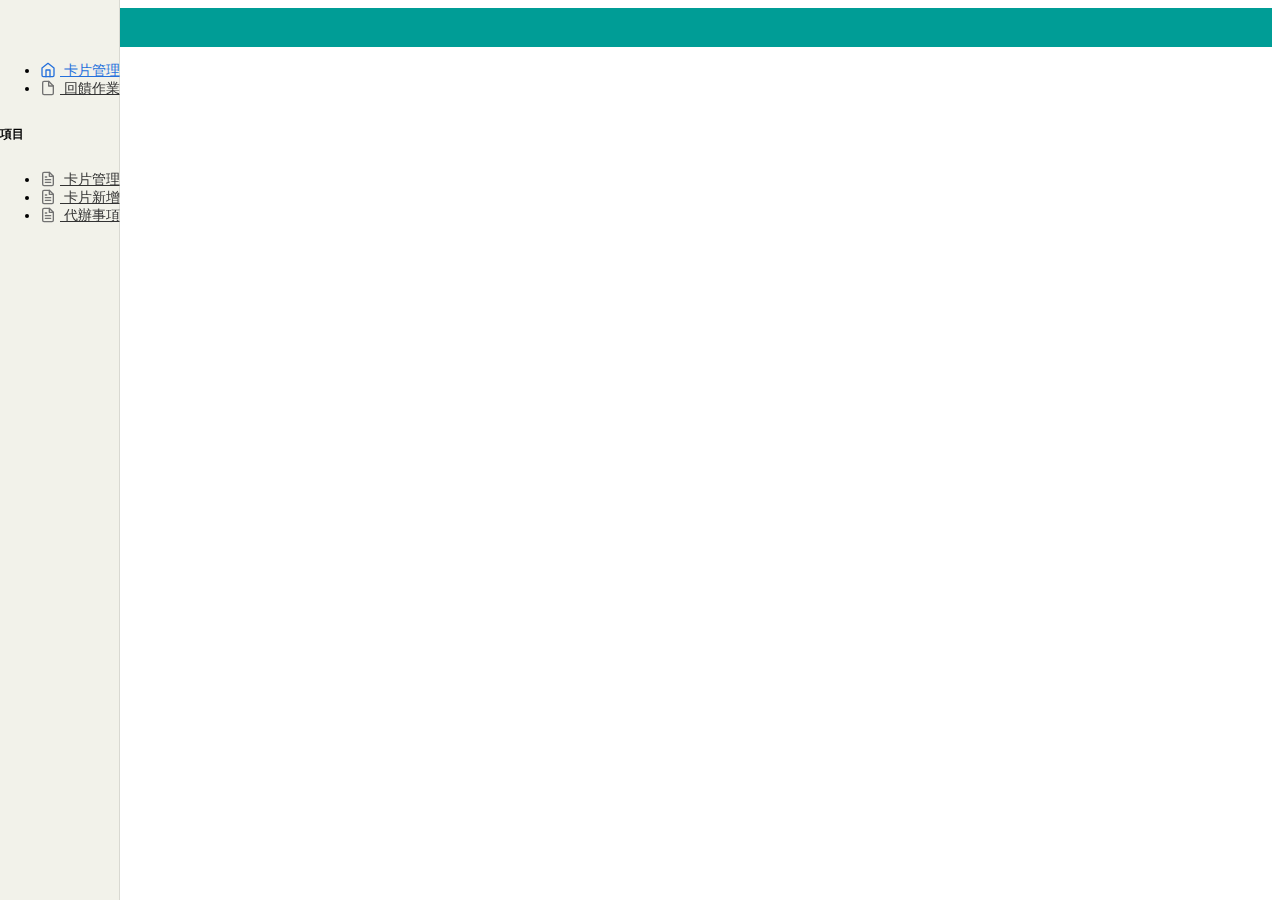
<file: bootstrapTest/test1.html>
<!DOCTYPE html>
<html lang="en">

<head>
    <meta charset="UTF-8">
    <meta http-equiv="X-UA-Compatible" content="IE=edge">
    <meta name="viewport" content="width=device-width, initial-scale=1.0">
    <link href="https://cdn.jsdelivr.net/npm/bootstrap@5.1.1/dist/css/bootstrap.min.css" rel="stylesheet"
        integrity="sha384-F3w7mX95PdgyTmZZMECAngseQB83DfGTowi0iMjiWaeVhAn4FJkqJByhZMI3AhiU" crossorigin="anonymous">
    <script src="https://cdn.jsdelivr.net/npm/@popperjs/core@2.10.1/dist/umd/popper.min.js"
        integrity="sha384-W8fXfP3gkOKtndU4JGtKDvXbO53Wy8SZCQHczT5FMiiqmQfUpWbYdTil/SxwZgAN"
        crossorigin="anonymous"></script>
    <script src="https://cdn.jsdelivr.net/npm/bootstrap@5.1.1/dist/js/bootstrap.bundle.min.js"
        integrity="sha384-/bQdsTh/da6pkI1MST/rWKFNjaCP5gBSY4sEBT38Q/9RBh9AH40zEOg7Hlq2THRZ"
        crossorigin="anonymous"></script>
    <style>
        body {
            font-size: .875rem;
        }

        .feather {
            width: 16px;
            height: 16px;
            vertical-align: text-bottom;
        }

        /*
 * Sidebar
 */

        .sidebar {
            position: fixed;
            top: 0;
            /* rtl:raw:
  right: 0;
  */
            bottom: 0;
            /* rtl:remove */
            left: 0;
            z-index: 100;
            /* Behind the navbar */
            padding: 48px 0 0;
            /* Height of navbar */
            box-shadow: inset -1px 0 0 rgba(0, 0, 0, .1);
        }

        @media (max-width: 767.98px) {
            .sidebar {
                top: 5rem;
            }
        }

        .sidebar-sticky {
            position: relative;
            top: 0;
            height: calc(100vh - 48px);
            padding-top: .5rem;
            overflow-x: hidden;
            overflow-y: auto;
            /* Scrollable contents if viewport is shorter than content. */
        }

        .sidebar .nav-link {
            font-weight: 500;
            color: #333;
        }

        .sidebar .nav-link .feather {
            margin-right: 4px;
            color: #727272;
        }

        .sidebar .nav-link.active {
            color: #2470dc;
        }

        .sidebar .nav-link:hover .feather,
        .sidebar .nav-link.active .feather {
            color: inherit;
        }

        .sidebar-heading {
            font-size: .75rem;
            text-transform: uppercase;
        }

        /*
 * Navbar
 */

        .navbar-brand {
            padding-top: .75rem;
            padding-bottom: .75rem;
            font-size: 1rem;
            background-color: rgba(0, 0, 0, .25);
            box-shadow: inset -1px 0 0 rgba(0, 0, 0, .25);
        }

        .navbar .navbar-toggler {
            top: .25rem;
            right: 1rem;
        }

        .navbar .form-control {
            padding: .75rem 1rem;
            border-width: 0;
            border-radius: 0;
        }

        .form-control-dark {
            color: #fff;
            background-color: rgba(255, 255, 255, .1);
            border-color: rgba(255, 255, 255, .1);
        }

        .form-control-dark:focus {
            border-color: transparent;
            box-shadow: 0 0 0 3px rgba(255, 255, 255, .25);
        }

        .esun-green {
            background-color: #009d96;
        }
    </style>
    <title>Document</title>
</head>

<body>
    <header class="navbar navbar-dark sticky-top esun-green flex-md-nowrap p-0 shadow">
        <a class="navbar-brand col-md-3 col-lg-2 me-0 px-3" href="#">玉山銀行</a>
        <button class="navbar-toggler position-absolute d-md-none collapsed" type="button" data-bs-toggle="collapse"
            data-bs-target="#sidebarMenu" aria-controls="sidebarMenu" aria-expanded="false"
            aria-label="Toggle navigation">
            <span class="navbar-toggler-icon"></span>
        </button>
        <div class=" w-100"></div>
        <div class="navbar-nav">
            <div class="nav-item text-nowrap">
                <a class="nav-link px-3" href="#">登出</a>
            </div>
        </div>
    </header>
    <div class="container-fluid">
        <div class="row">
            <nav id="sidebarMenu" class="col-md-3 col-lg-2 d-md-block sidebar collapse" style="background-color: #f2f2ea;">
                <div class="position-sticky pt-3">
                    <ul class="nav flex-column">
                        <li class="nav-item">
                            <a class="nav-link active" aria-current="page" href="#">
                                <svg xmlns="http://www.w3.org/2000/svg" width="24" height="24" viewBox="0 0 24 24"
                                    fill="none" stroke="currentColor" stroke-width="2" stroke-linecap="round"
                                    stroke-linejoin="round" class="feather feather-home" aria-hidden="true">
                                    <path d="M3 9l9-7 9 7v11a2 2 0 0 1-2 2H5a2 2 0 0 1-2-2z"></path>
                                    <polyline points="9 22 9 12 15 12 15 22"></polyline>
                                </svg>
                                卡片管理
                            </a>
                        </li>
                        <li class="nav-item">
                            <a class="nav-link" href="#">
                                <svg xmlns="http://www.w3.org/2000/svg" width="24" height="24" viewBox="0 0 24 24"
                                    fill="none" stroke="currentColor" stroke-width="2" stroke-linecap="round"
                                    stroke-linejoin="round" class="feather feather-file" aria-hidden="true">
                                    <path d="M13 2H6a2 2 0 0 0-2 2v16a2 2 0 0 0 2 2h12a2 2 0 0 0 2-2V9z"></path>
                                    <polyline points="13 2 13 9 20 9"></polyline>
                                </svg>
                                回饋作業
                            </a>
                        </li>
                    </ul>
                    <h6
                        class="sidebar-heading d-flex justify-content-between align-items-center px-3 mt-4 mb-1 text-muted">
                        <span>項目</span>
                    </h6>
                    <ul class="nav flex-column mb-2">
                        <li class="nav-item">
                            <a class="nav-link" href="#">
                                <svg xmlns="http://www.w3.org/2000/svg" width="24" height="24" viewBox="0 0 24 24"
                                    fill="none" stroke="currentColor" stroke-width="2" stroke-linecap="round"
                                    stroke-linejoin="round" class="feather feather-file-text" aria-hidden="true">
                                    <path d="M14 2H6a2 2 0 0 0-2 2v16a2 2 0 0 0 2 2h12a2 2 0 0 0 2-2V8z"></path>
                                    <polyline points="14 2 14 8 20 8"></polyline>
                                    <line x1="16" y1="13" x2="8" y2="13"></line>
                                    <line x1="16" y1="17" x2="8" y2="17"></line>
                                    <polyline points="10 9 9 9 8 9"></polyline>
                                </svg>
                                卡片管理
                            </a>
                        </li>
                        <li class="nav-item">
                            <a class="nav-link" href="#">
                                <svg xmlns="http://www.w3.org/2000/svg" width="24" height="24" viewBox="0 0 24 24"
                                    fill="none" stroke="currentColor" stroke-width="2" stroke-linecap="round"
                                    stroke-linejoin="round" class="feather feather-file-text" aria-hidden="true">
                                    <path d="M14 2H6a2 2 0 0 0-2 2v16a2 2 0 0 0 2 2h12a2 2 0 0 0 2-2V8z"></path>
                                    <polyline points="14 2 14 8 20 8"></polyline>
                                    <line x1="16" y1="13" x2="8" y2="13"></line>
                                    <line x1="16" y1="17" x2="8" y2="17"></line>
                                    <polyline points="10 9 9 9 8 9"></polyline>
                                </svg>
                                卡片新增
                            </a>
                        </li>
                        <li class="nav-item">
                            <a class="nav-link" href="#">
                                <svg xmlns="http://www.w3.org/2000/svg" width="24" height="24" viewBox="0 0 24 24"
                                    fill="none" stroke="currentColor" stroke-width="2" stroke-linecap="round"
                                    stroke-linejoin="round" class="feather feather-file-text" aria-hidden="true">
                                    <path d="M14 2H6a2 2 0 0 0-2 2v16a2 2 0 0 0 2 2h12a2 2 0 0 0 2-2V8z"></path>
                                    <polyline points="14 2 14 8 20 8"></polyline>
                                    <line x1="16" y1="13" x2="8" y2="13"></line>
                                    <line x1="16" y1="17" x2="8" y2="17"></line>
                                    <polyline points="10 9 9 9 8 9"></polyline>
                                </svg>
                                代辦事項
                            </a>
                        </li>
                    </ul>
                </div>
            </nav>
            <main class="col-md-9 ms-sm-auto col-lg-10 px-md-4">

            </main>
        </div>
    </div>
</body>

</html>
</file>
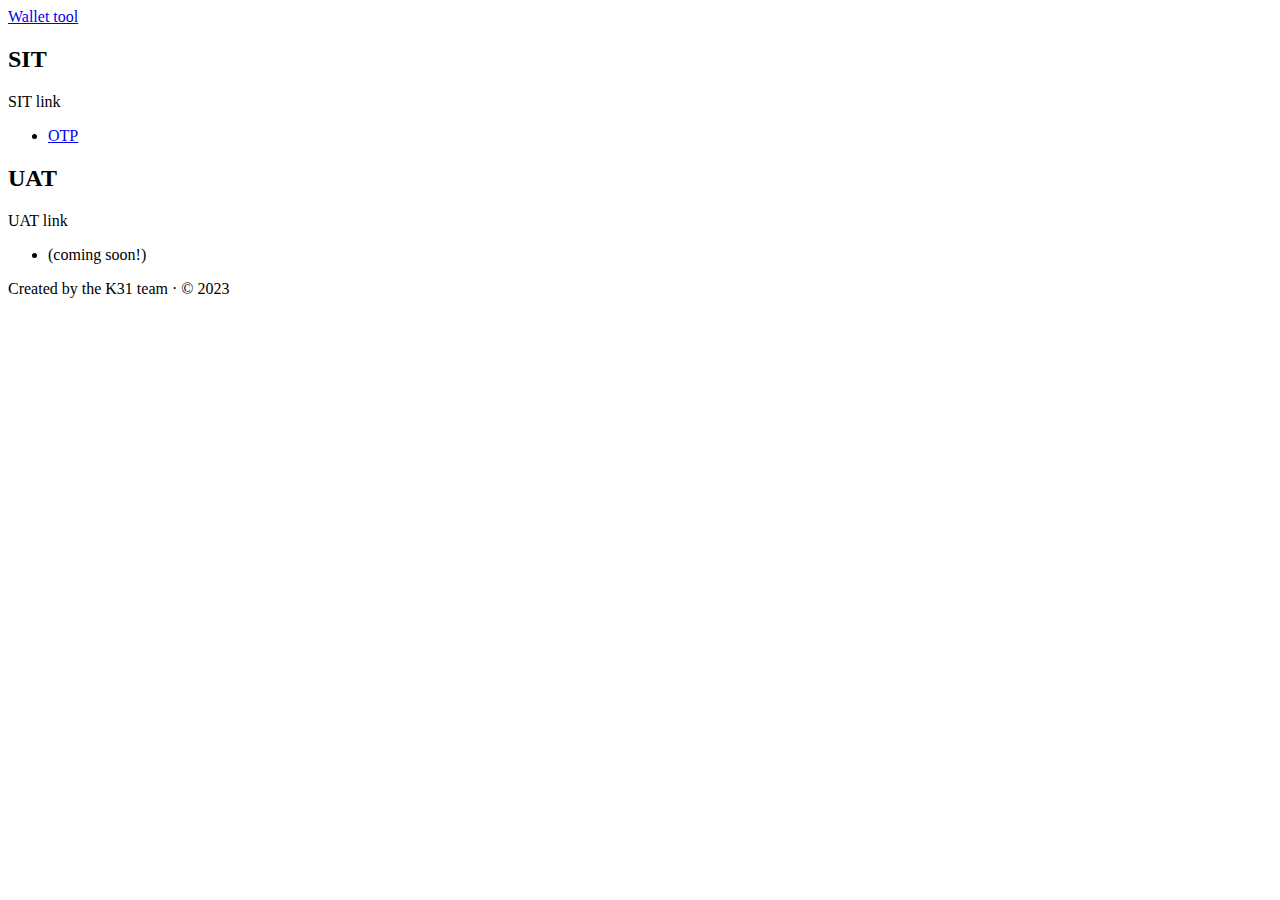
<file: bootstrapTest/test2.html>
<!DOCTYPE html>
<html lang="en">

<head>
    <meta charset="UTF-8">
    <meta http-equiv="X-UA-Compatible" content="IE=edge">
    <meta name="viewport" content="width=device-width, initial-scale=1.0">
    <link href="https://cdn.jsdelivr.net/npm/bootstrap@5.1.1/dist/css/bootstrap.min.css" rel="stylesheet"
        integrity="sha384-F3w7mX95PdgyTmZZMECAngseQB83DfGTowi0iMjiWaeVhAn4FJkqJByhZMI3AhiU" crossorigin="anonymous">
    <script src="https://cdn.jsdelivr.net/npm/@popperjs/core@2.10.1/dist/umd/popper.min.js"
        integrity="sha384-W8fXfP3gkOKtndU4JGtKDvXbO53Wy8SZCQHczT5FMiiqmQfUpWbYdTil/SxwZgAN"
        crossorigin="anonymous"></script>
    <script src="https://cdn.jsdelivr.net/npm/bootstrap@5.1.1/dist/js/bootstrap.min.js"
        integrity="sha384-skAcpIdS7UcVUC05LJ9Dxay8AXcDYfBJqt1CJ85S/CFujBsIzCIv+l9liuYLaMQ/"
        crossorigin="anonymous"></script>
    <title>Document</title>
</head>

<body>
    <div class="col-lg-8 mx-auto p-3 py-md-5">
        <header class="d-flex align-items-center pb-3 mb-5 border-bottom">
            <a href="/" class="d-flex align-items-center text-dark text-decoration-none">
                <span class="fs-4">Wallet tool</span>
            </a>
        </header>

        <main>
            <div class="row g-5">
                <div class="col-md-6">
                    <h2>SIT</h2>
                    <p>SIT link</p>
                    <ul class="icon-list">
                        <li><a href="https://github.com/twbs/bootstrap-npm-starter" rel="noopener"
                                target="_blank">OTP</a></li>
                    </ul>
                </div>

                <div class="col-md-6">
                    <h2>UAT</h2>
                    <p>UAT link</p>
                    <ul class="icon-list">
                        <li class="text-muted">(coming soon!)</li>
                    </ul>
                </div>
            </div>
        </main>
        <footer class="pt-5 my-5 text-muted border-top">
            Created by the K31 team · © 2023
        </footer>
    </div>


</body>

</html>
</file>
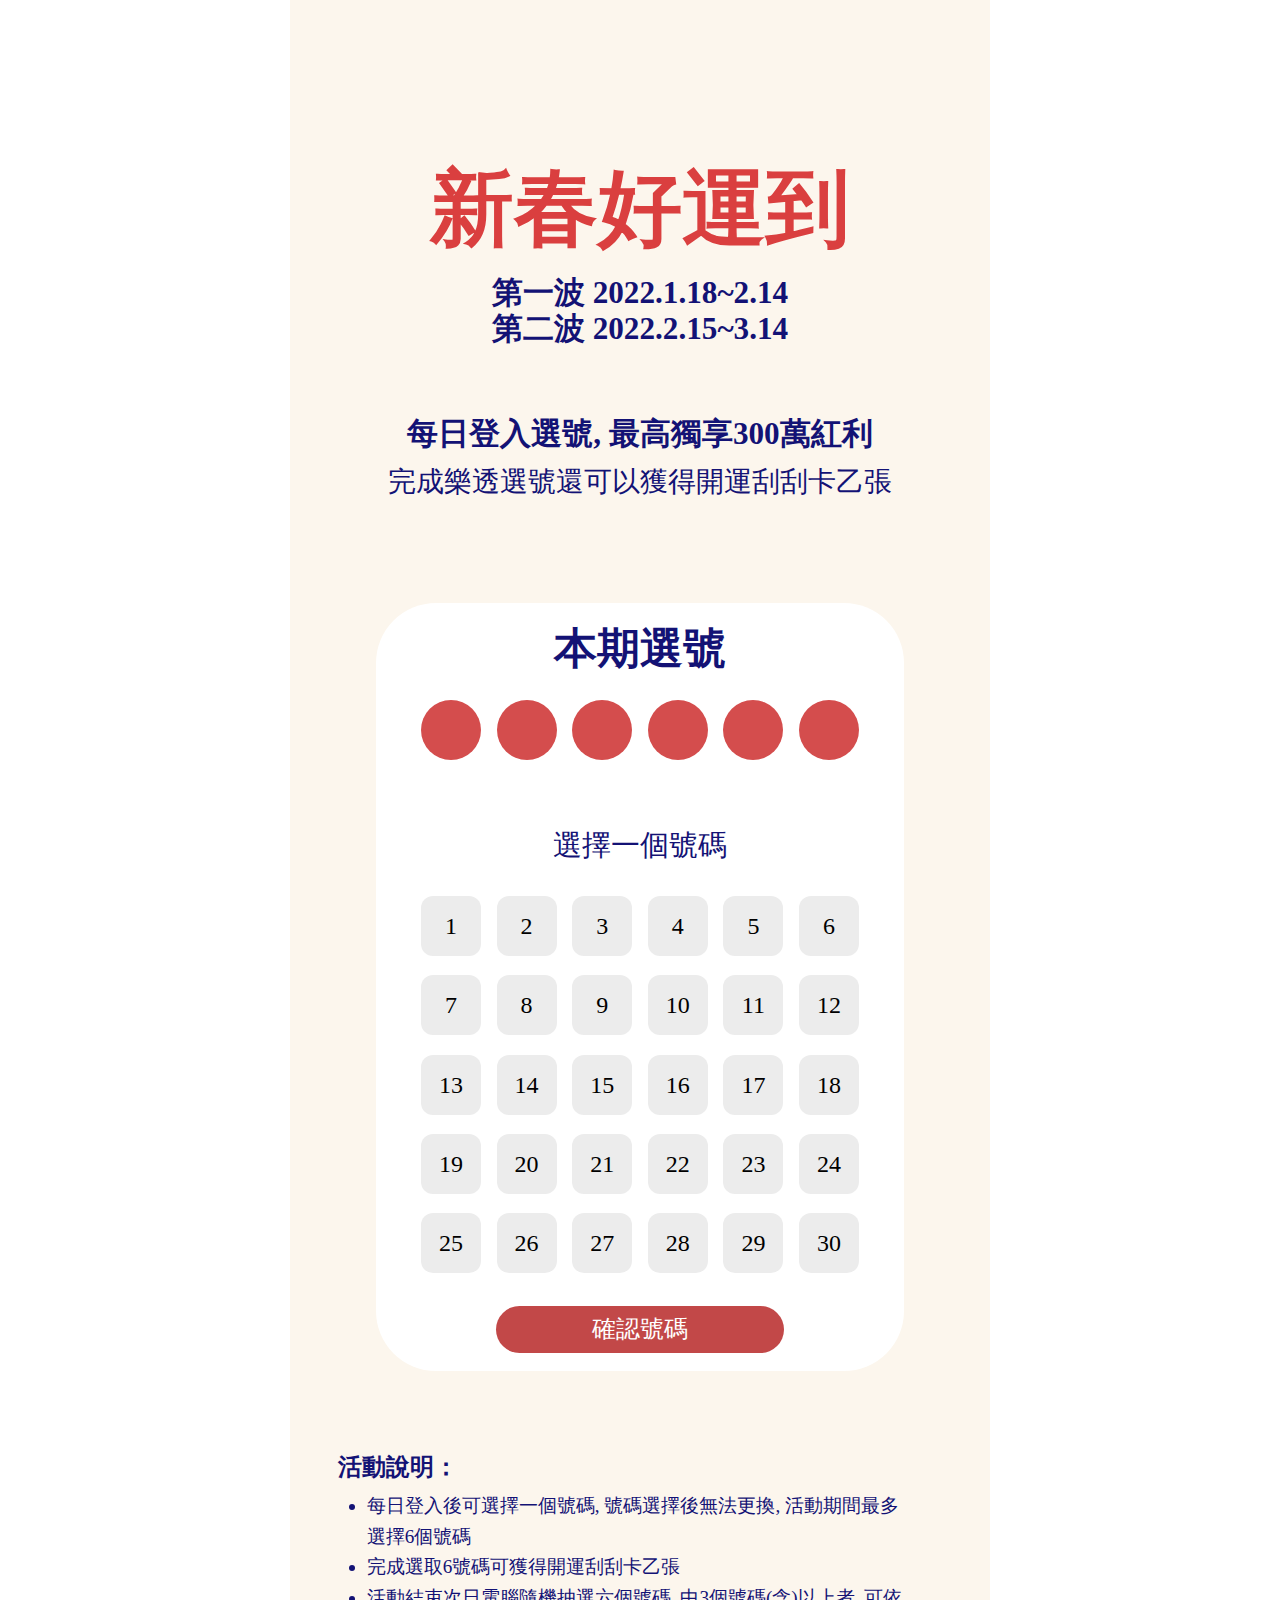
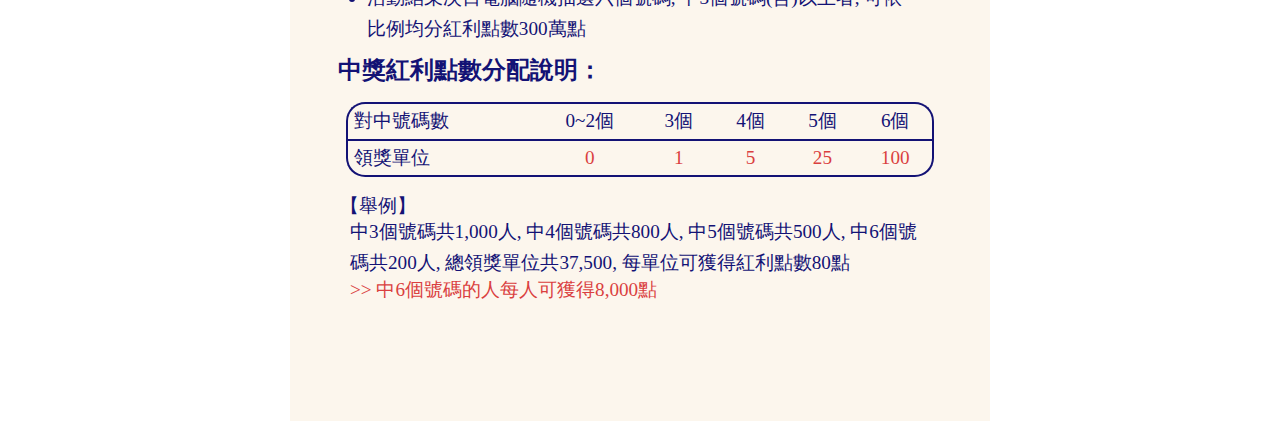
<file: select-bord/pra1.html>
<!DOCTYPE html>
<html lang="en">

<head>
    <meta charset="UTF-8">
    <meta http-equiv="X-UA-Compatible" content="IE=edge">
    <meta name="viewport" content="width=device-width, initial-scale=1.0,maximum-scale=1.0,user-scalable=no">
    <link rel="stylesheet" href="./normalize.css">
    <link rel="stylesheet" href="./style.css">
    <title>新春活動</title>
</head>

<body class="container" style="max-width:700px;min-width:280px;color: rgb(19, 18, 117);font-size: 150%;">
    <div class="bg-main">
        <div class="session1">
            <h1 class="color-red-style" style="margin-bottom: .2em;font-weight: 600;font-size: 350%;">
                新春好運到
            </h1>
            <ul style="padding-left: 0;
            margin: 0 auto;list-style: none;
            display: table;font-weight: bolder;
            font-size: 130%;">
                <li>第一波 2022.1.18~2.14</li>
                <li>第二波 2022.2.15~3.14</li>
            </ul>
        </div>

        <div class="session2">
            <h3 style="margin: 0;font-size: 130%;">
                每日登入選號, 最高獨享300萬紅利
            </h3>
            <p style="margin: .5em 0 0 0;font-size: 115%;">
                完成樂透選號還可以獲得開運刮刮卡乙張
            </p>
        </div>

        <div class="session2-1">
            <div class="selected-bord">
                <h3 style="margin: 0;padding:0.5em 0em 0.5em 0em;font-size: 180%;">本期選號</h3>
                <div>
                    <div id="c1" class="circle"></div>
                    <div id="c2" class="circle"></div>
                    <div id="c3" class="circle"></div>
                    <div id="c4" class="circle"></div>
                    <div id="c5" class="circle"></div>
                    <div id="c6" class="circle"></div>
                </div>
                <p style="margin: 0;padding-top: 2em;font-size: 120%;">選擇一個號碼</p>
                <div id="selectBord" style="padding-top: 1em;">
                    <div>
                        <div class="selected-button" onclick="selectedBtn(this)" id="s1">1</div>
                        <div class="selected-button" onclick="selectedBtn(this)" id="s2">2</div>
                        <div class="selected-button" onclick="selectedBtn(this)" id="s3">3</div>
                        <div class="selected-button" onclick="selectedBtn(this)" id="s4">4</div>
                        <div class="selected-button" onclick="selectedBtn(this)" id="s5">5</div>
                        <div class="selected-button" onclick="selectedBtn(this)" id="s6">6</div>
                    </div>
                    <div>
                        <div class="selected-button" onclick="selectedBtn(this)" id="s7">7</div>
                        <div class="selected-button" onclick="selectedBtn(this)" id="s8">8</div>
                        <div class="selected-button" onclick="selectedBtn(this)" id="s9">9</div>
                        <div class="selected-button" onclick="selectedBtn(this)" id="s10">10</div>
                        <div class="selected-button" onclick="selectedBtn(this)" id="s11">11</div>
                        <div class="selected-button" onclick="selectedBtn(this)" id="s12">12</div>
                    </div>
                    <div>
                        <div class="selected-button" onclick="selectedBtn(this)" id="s13">13</div>
                        <div class="selected-button" onclick="selectedBtn(this)" id="s14">14</div>
                        <div class="selected-button" onclick="selectedBtn(this)" id="s15">15</div>
                        <div class="selected-button" onclick="selectedBtn(this)" id="s16">16</div>
                        <div class="selected-button" onclick="selectedBtn(this)" id="s17">17</div>
                        <div class="selected-button" onclick="selectedBtn(this)" id="s18">18</div>
                    </div>
                    <div>
                        <div class="selected-button" onclick="selectedBtn(this)" id="s19">19</div>
                        <div class="selected-button" onclick="selectedBtn(this)" id="s20">20</div>
                        <div class="selected-button" onclick="selectedBtn(this)" id="s21">21</div>
                        <div class="selected-button" onclick="selectedBtn(this)" id="s22">22</div>
                        <div class="selected-button" onclick="selectedBtn(this)" id="s23">23</div>
                        <div class="selected-button" onclick="selectedBtn(this)" id="s24">24</div>
                    </div>
                    <div>
                        <div class="selected-button" onclick="selectedBtn(this)" id="s25">25</div>
                        <div class="selected-button" onclick="selectedBtn(this)" id="s26">26</div>
                        <div class="selected-button" onclick="selectedBtn(this)" id="s27">27</div>
                        <div class="selected-button" onclick="selectedBtn(this)" id="s28">28</div>
                        <div class="selected-button" onclick="selectedBtn(this)" id="s29">29</div>
                        <div class="selected-button" onclick="selectedBtn(this)" id="s30">30</div>
                    </div>
                </div>

                <div style="padding-top: 1em;">
                    <button class="btn-confirm" onclick="confirmNumber()">確認號碼</button>
                </div>
            </div>
        </div>

        <!-- <div class="session3">
            <div class="i-want-join">
                我要參加
            </div>
        </div> -->

        <div class="session4">
            <h4 style="margin: 0;font-size: 100%;">活動說明：</h4>
            <ul style="padding-left: 0;margin: 0 auto;padding: .5em 1.5em 0 1.5em;font-size: 80%;line-height: 1.6em;">
                <li>每日登入後可選擇一個號碼, 號碼選擇後無法更換, 活動期間最多選擇6個號碼</li>
                <li>完成選取6號碼可獲得開運刮刮卡乙張</li>
                <li>活動結束次日電腦隨機抽選六個號碼, 中3個號碼(含)以上者, 可依比例均分紅利點數300萬點</li>
            </ul>
        </div>
        <div class="session5">
            <h4 style="margin: 0;font-size: 100%;">中獎紅利點數分配說明：</h4>
            <div align="center" style="width: 100%;">
                <table
                    style="text-align: center;border-collapse: separate;border-spacing: 0;width: 100%;padding: .5rem;margin: 0.5em 0em 0.5em 0rem;font-size: 80%;">
                    <tr>
                        <td class="bt bl tl-radius" style="text-align: left;">對中號碼數</td>
                        <td class="bt">0~2個</td>
                        <td class="bt">3個</td>
                        <td class="bt">4個</td>
                        <td class="bt">5個</td>
                        <td class="bt br tr-radius">6個</td>
                    </tr>
                    <tr>
                        <td class="bt bb bl bl-radius" style="text-align: left;"> 領獎單位</td>
                        <td class="bt bb color-red-style">0</td>
                        <td class="bt bb color-red-style">1</td>
                        <td class="bt bb color-red-style">5</td>
                        <td class="bt bb color-red-style">25</td>
                        <td class="bt bb br br-radius color-red-style">100</td>
                    </tr>
                </table>
            </div>
        </div>
        <div class="session6">
            <p style="margin: 0 0 0 -.5em ;font-size: 80%;">【舉例】</p>
            <p style="margin: 0;font-size: 90%;line-height: 1.6em;font-size: 80%;">中3個號碼共1,000人, 中4個號碼共800人, 中5個號碼共500人,
                中6個號碼共200人,
                總領獎單位共37,500,
                每單位可獲得紅利點數80點</p>
            <p style="margin: 0;color: rgb(218, 63, 63);font-size: 80%;"> >> 中6個號碼的人每人可獲得8,000點</p>
        </div>
    </div>
</body>
<script>

    var temp_selected = null;
    function selectedBtn(e) {
        let mySelected = document.getElementById(e.id);
        let myAns = document.getElementById("c1")// Today change
        myAns.innerHTML = mySelected.innerHTML;
        if (temp_selected) {
            temp_selected.className = "selected-button";
        }
        mySelected.className += " bg-color-gary-style";
        temp_selected = mySelected;
    }

    function confirmNumber() {
        
    }
</script>

</html>
</file>
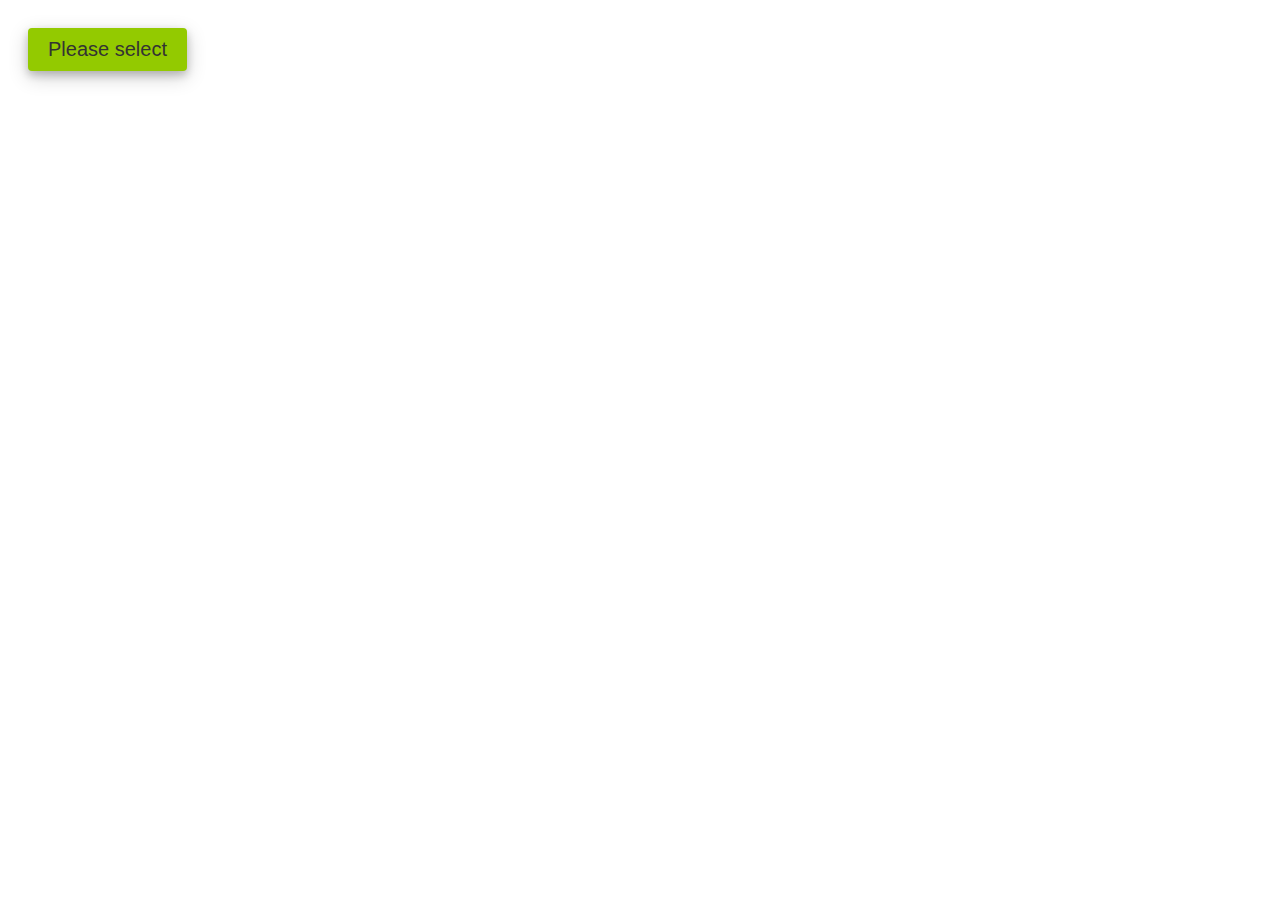
<file: ui-test/btn-test.html>
<!DOCTYPE html>
<html lang="en">

<head>
    <meta charset="UTF-8">
    <meta http-equiv="X-UA-Compatible" content="IE=edge">
    <meta name="viewport" content="width=device-width, initial-scale=1.0">
    <title>Document</title>
</head>
<style>
    body {
        font-family: sans-serif;
    }

    @media (max-width: 375px) {
        .modal {
            width: 15rem !important;
        }
    }

    .modalbackground {
        background: rgba(212, 211, 211, 0.8);
        width: 100%;
        position: fixed;
        top: 0;
        left: 0;
        bottom: 0;
        right: 0;
        opacity: 0;
        pointer-events: none;
        transition: all 300ms;
        overflow: auto;
    }

    .modalmain {
        width: 20rem;
        height: 20rem;
        background: #fff;
        border-radius: 1.0rem;
        margin: 10rem auto;
        transform: scale(0);
        opacity: 0;
        transition: all 300ms;
        box-shadow: 0 4px 8px 0 rgba(100, 100, 100, 0.2), 0 6px 20px 0 rgba(92, 92, 92, 0.19);

    }

    .modalclose {
        color: #000000;
        position: fixed;
        top: 15px;
        right: 20px;
        text-decoration: none;
    }

    .modalbody {
        padding: 40px 30px 20px;
        line-height: 1.6;
        font-size: 16px;
    }

    .btn {
        border: 0;
        background: #93ca00;
        padding: 10px 20px;
        font-size: 20px;
        color: #333;
        text-decoration: none;
        margin: 20px;
        display: inline-block;
        border-radius: 4px;
        position: relative;
        cursor: pointer;
        box-shadow: 0 4px 8px 0 rgba(0, 0, 0, 0.2), 0 6px 20px 0 rgba(0, 0, 0, 0.19);
    }

    .openo2 {
        opacity: 1 !important;
        transform: scale(1) !important;
    }

    .openo1 {
        opacity: 1 !important;
        pointer-events: auto !important;
    }
</style>

<body>
    <button class="btn" onclick="openModel()">Please select</button>
    <div id="card" class="modalbackground">
        <div id="modal" class="modalmain">
            <a href="#" onclick="closeModel()" class="modalclose">X</a>
            <div class="modalbody">
                Finish!
            </div>
        </div>
    </div>



</body>
<script>
    const card = document.getElementById("card");
    const model = document.getElementById("modal");

    function openModel() {
        card.className = "modalbackground openo1";
        model.className = "modalmain modal openo2";
    }

    function closeModel() {
        card.className = "modalbackground";
        model.className = "modalmain modal";
    }
</script>

</html>
</file>
<file: select-bord/style.css>
body {
    -webkit-user-select: none;
    -moz-user-select: none;
    -o-user-select: none;
    user-select: none;
}

.container {
    margin: auto;
    width: 100%;
}

@media (max-width: 640px) {
    body {
        font-size: 120% !important;
    }
}

@media (max-width: 540px) {
    body {
        font-size: 110% !important;
    }
}

@media (max-width: 450px) {
    body {
        font-size: 100% !important;
    }
}

@media (max-width: 375px) {
    body {
        font-size: 90% !important;
    }
}

@media (max-width: 320px) {
    body {
        font-size: 80% !important;
    }
}

@media (max-width: 285px) {
    body {
        font-size: 70% !important;
    }
}

.bg-main {
    background-color: rgb(252, 246, 237);
    width: 100%;
    height: 100%;
}

.session1 {
    padding-top: 15%;
    text-align: center;
}

.session2 {
    padding-top: 10%;
    text-align: center;
}

.session2-1 {
    padding-top: 15%;
    padding-bottom: 5%;
    text-align: center;
}

.selected-bord {
    margin: auto;
    width: 22em;
    height: 32em;
    border-radius: 2.5em;
    background-color: #FFFFFF;
}

.session3 {
    padding-top: 5%;
    text-align: center;
}

.i-want-join {
    margin: auto;
    width: 21em;
    height: 10em;
    line-height: 10em;
    border-radius: 1em;
    background-color: #ff9595;
}

.session4 {
    padding: 2em 2em 0 2em;
}

.session5 {
    padding: .5em 2em 0 2em;
}

.session6 {
    padding: 0em 2.5em 5em 2.5em;
}

/* color*/

.color-red-style {
    color: rgb(218, 63, 63)
}

.bg-color-gary-style {
    background-color: rgb(134, 134, 134) !important;
}

/* table style*/

.bt {
    border-top: 1.5pt solid rgb(19, 18, 117);
    padding: .4rem;
}

.bb {
    border-bottom: 1.5pt solid rgb(19, 18, 117);
}

.br {
    border-right: 1.5pt solid rgb(19, 18, 117)
}

.bl {
    border-left: 1.5pt solid rgb(19, 18, 117)
}

.tl-radius {
    border-top-left-radius: 1em;
}

.tr-radius {
    border-top-right-radius: 1em;
}

.bl-radius {
    border-bottom-left-radius: 1em;
}

.br-radius {
    border-bottom-right-radius: 1em;
}

.selected-bord-table {
    border: 1.5pt solid rgb(19, 18, 117)
}

/* table style*/

/* circle style*/

.circle {
    margin: .2em;
    width: 2.5em;
    height: 2.5em;
    line-height: 2.5em;
    border-radius: 45px;
    color: white;
    background-color: rgb(212, 77, 77);
    display: inline-block;
    overflow-y: auto;
}

.selected-button {
    margin: .4em .2em;
    width: 2.5em;
    height: 2.5em;
    line-height: 2.5em;
    border-radius: 12px;
    color: black;
    background-color: rgb(236, 236, 236);
    display: inline-block;
    cursor: pointer;
}

.selected-button:active {
    background-color: rgb(177, 175, 175);
}

.btn-confirm {
    display: inline-block;
    text-align: center;
    vertical-align: middle;
    padding: .4em 4em;
    border: 0px;
    border-radius: 25px;
    background-color: #c24848;
    color: #ffffff;
    text-decoration: none;
    cursor: pointer;
}

.btn-confirm:active {
    background-color: #993030;
}
</file>
